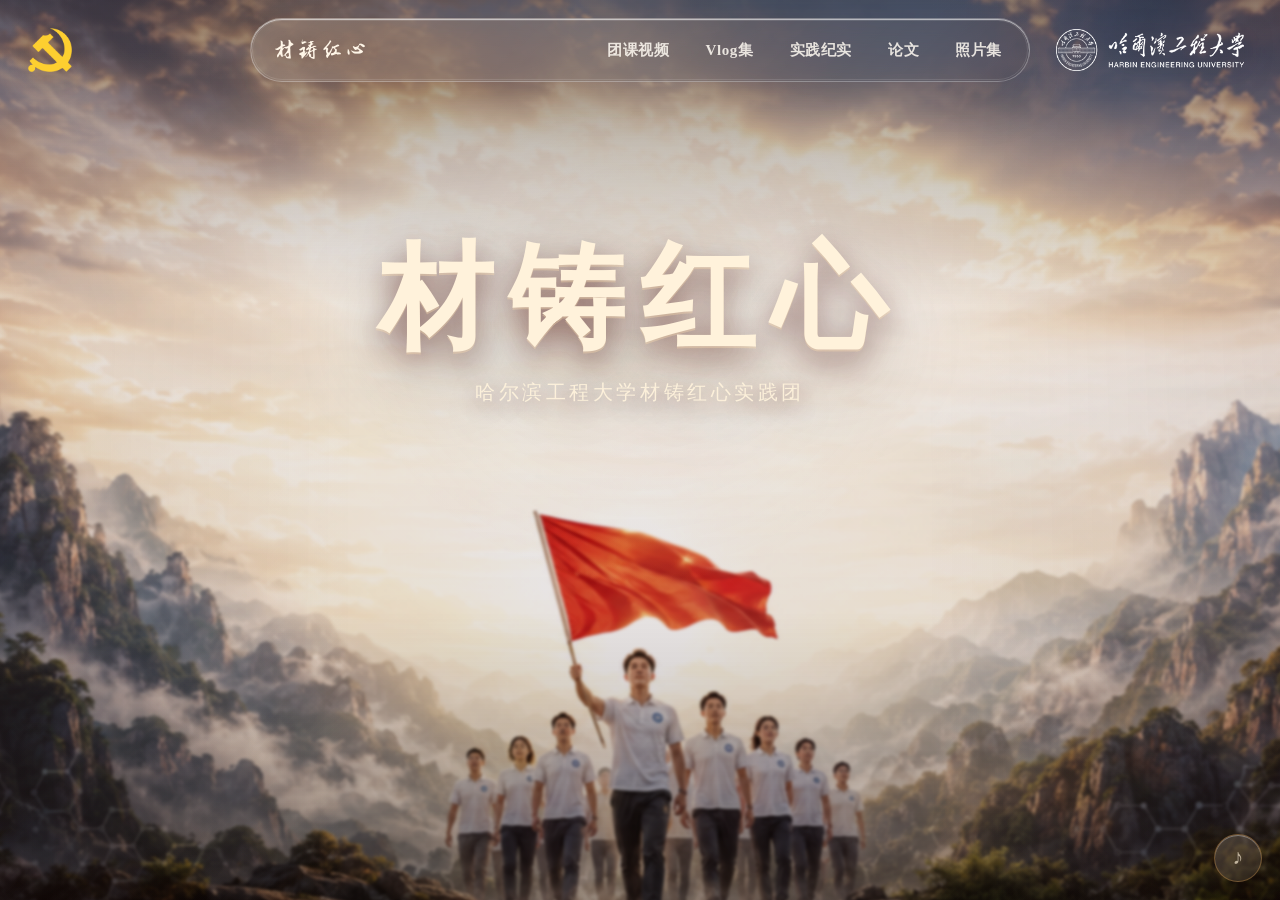
<file: index.html>
<!doctype html>
<html lang="zh-CN">
<head>
  <meta charset="utf-8">
  <meta name="viewport" content="width=device-width, initial-scale=1">
  <meta name="description" content="哈尔滨工程大学材铸红心井冈山实践团主题网站">
  <title>材铸红心</title>
  <link rel="stylesheet" href="assets/css/styles.css">
</head>
<body class="home">
  <header class="site-header" data-open="false">
    <a class="brand-name" href="index.html" aria-label="返回材铸红心首页">材铸红心</a>
    <button class="menu-button" type="button" aria-expanded="false" aria-controls="site-nav">导航</button>
    <nav class="site-nav" id="site-nav" aria-label="主要导航">
      <a class="nav-link" href="course.html" target="content-frame">团课视频</a>
      <a class="nav-link" href="vlog.html" target="content-frame">Vlog集</a>
      <a class="nav-link" href="reflections.html" target="content-frame">实践纪实</a>
      <a class="nav-link" href="paper.html" target="content-frame">论文</a>
      <a class="nav-link" href="gallery.html" target="content-frame">照片集</a>
    </nav>
  </header>

  <div class="home-brandmarks" aria-label="网站联合标识">
    <div class="corner-mark corner-mark--party">
      <img src="assets/brand/cpc-emblem.png" alt="中国共产党党徽">
    </div>
    <div class="corner-mark corner-mark--heu">
      <img src="assets/brand/heu-logo.png" alt="哈尔滨工程大学校徽与校名标识">
    </div>
  </div>

  <main class="hero" aria-labelledby="hero-title">
    <div class="hero-video-stack" aria-hidden="true">
      <video class="hero-video is-active" data-hero-video autoplay muted loop playsinline preload="auto" poster="assets/images/hero-poster.png">
        <source src="assets/video/hero-background.mp4" type="video/mp4">
      </video>
      <video class="hero-video" data-hero-video muted loop playsinline preload="auto">
        <source src="assets/video/hero-background.mp4" type="video/mp4">
      </video>
    </div>
    <div class="hero-title-wrap">
      <h1 class="hero-title" id="hero-title">材铸红心</h1>
      <p class="hero-subtitle">哈尔滨工程大学材铸红心实践团</p>
    </div>
  </main>

  <iframe class="content-frame" name="content-frame" title="材铸红心内容页面" hidden></iframe>

  <audio
    id="background-music"
    src="assets/audio/eternal-crown.mp3"
    autoplay
    loop
    preload="auto"
    aria-hidden="true"
  ></audio>

  <script src="assets/js/site.js"></script>
</body>
</html>
</file>
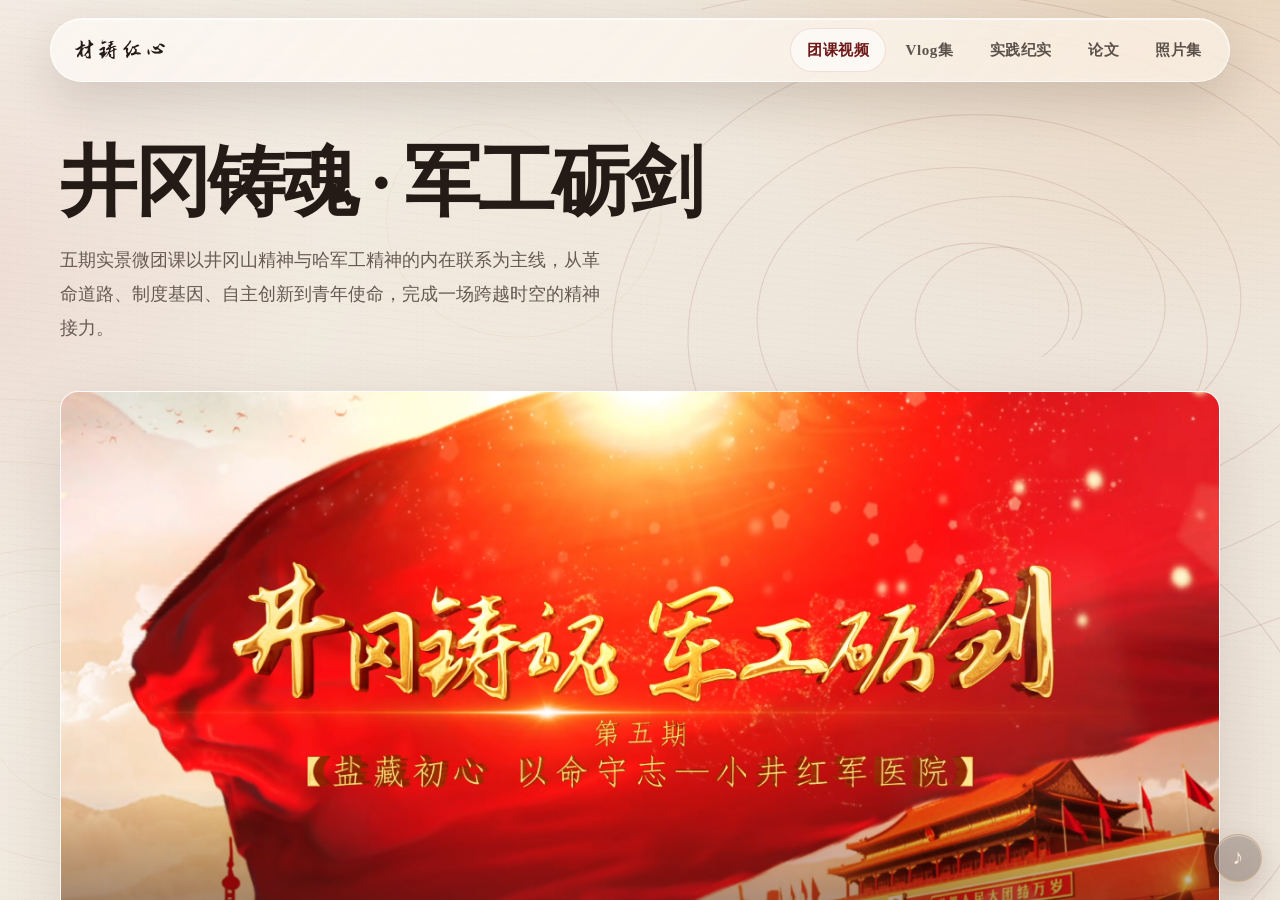
<file: course.html>
<!doctype html>
<html lang="zh-CN">
<head>
  <meta charset="utf-8">
  <meta name="viewport" content="width=device-width, initial-scale=1">
  <meta name="description" content="井冈铸魂·军工砺剑系列微团课课程内容">
  <title>团课视频｜材铸红心</title>
  <link rel="stylesheet" href="assets/css/styles.css">
</head>
<body class="content-page" data-page="course.html">
  <header class="site-header site-header--light" data-open="false">
    <a class="brand-name" href="index.html" aria-label="返回材铸红心首页">材铸红心</a>
    <button class="menu-button" type="button" aria-expanded="false" aria-controls="site-nav">导航</button>
    <nav class="site-nav" id="site-nav" aria-label="主要导航">
      <a class="nav-link" href="course.html" aria-current="page">团课视频</a>
      <a class="nav-link" href="vlog.html">Vlog集</a>
      <a class="nav-link" href="reflections.html">实践纪实</a>
      <a class="nav-link" href="paper.html">论文</a>
      <a class="nav-link" href="gallery.html">照片集</a>
    </nav>
  </header>

  <main class="page-main">
    <header class="page-intro">
      <h1 class="page-title">井冈铸魂 · 军工砺剑</h1>
      <p class="page-lede">五期实景微团课以井冈山精神与哈军工精神的内在联系为主线，从革命道路、制度基因、自主创新到青年使命，完成一场跨越时空的精神接力。</p>
    </header>

    <figure class="course-cover surface">
      <img src="assets/images/course-cover.png" alt="井冈铸魂·军工砺剑第五期团课封面">
      <figcaption>“井冈铸魂 · 军工砺剑”系列微团课</figcaption>
    </figure>

    <section class="course-catalog" aria-labelledby="course-list-title">
      <h2 class="section-heading" id="course-list-title">五期精神脉络</h2>
      <div class="lesson-list">
        <details class="lesson-item" open>
          <summary>
            <span class="lesson-number">01</span>
            <span><span class="lesson-summary-title">两山相望，一脉相承：从井冈山到哈军工的精神接力</span><span class="lesson-location">全国青少年井冈山革命传统教育基地中心广场</span></span>
            <span class="lesson-toggle" aria-hidden="true"></span>
          </summary>
          <div class="lesson-body lesson-body--content">
            <div class="lesson-copy">
              <p>一座是罗霄山脉中的革命摇篮，一座是松花江畔的军工重镇。本课以两座“精神高山”的跨时空对话开篇，说明井冈山精神是源头活水，哈军工精神则是这股力量在新中国国防科技战线上的赓续。</p>
              <p>忠诚、奋斗、创新与团结贯穿两种精神：从“星星之火，可以燎原”的坚定信念，到军工人听党指挥、以身许国；从艰苦斗争、自主探索，到汇聚集体力量攻克国防科技难关，变的是时代战场，不变的是报国初心。</p>
            </div>
            <aside class="lesson-facts" aria-label="第一课要点">
              <div><strong>课程目标</strong><p>确立全系列精神总纲，揭示井冈山精神与哈军工精神的内在同源性。</p></div>
              <div><strong>关键词</strong><p>忠诚 · 奋斗 · 创新 · 团结</p></div>
            </aside>
          </div>
        </details>

        <details class="lesson-item">
          <summary>
            <span class="lesson-number">02</span>
            <span><span class="lesson-summary-title">支部建在连上，班排建在专业：从三湾改编看红色制度基因</span><span class="lesson-location">基地中心教室及走廊</span></span>
            <span class="lesson-toggle" aria-hidden="true"></span>
          </summary>
          <div class="lesson-body lesson-body--content">
            <div class="lesson-copy">
              <p>三湾改编把党支部建在基层作战单位，确保党对军队的绝对领导直达每一名战士，使一支处于低谷的队伍重新凝聚。哈军工建校后把这一制度传统融入专业、学员队和班级，把政治方向贯穿人才培养全过程。</p>
              <p>“又红又专”不是抽象口号：既要坚定对党忠诚、献身国防的政治品格，也要掌握解决实际问题的过硬本领。官兵平等、教学相长与组织关怀，共同构成哈军工红色制度基因的现实表达。</p>
            </div>
            <aside class="lesson-facts" aria-label="第二课要点">
              <div><strong>课程目标</strong><p>理解“党对军队绝对领导”如何从井冈山走进新中国高等军事教育。</p></div>
              <div><strong>关键词</strong><p>党指挥枪 · 支部建设 · 又红又专</p></div>
            </aside>
          </div>
        </details>

        <details class="lesson-item">
          <summary>
            <span class="lesson-number">03</span>
            <span><span class="lesson-summary-title">实事求是，勇闯新路</span><span class="lesson-location">茅坪八角楼</span></span>
            <span class="lesson-toggle" aria-hidden="true"></span>
          </summary>
          <div class="lesson-body lesson-body--content">
            <div class="lesson-copy">
              <p>八角楼的一盏油灯见证了中国共产党人立足中国实际、探索革命道路的思想历程。理论创新并非闭门造车，而是源于走村入户、调查研究，是“不唯书、不唯上、只唯实”的求是作风。</p>
              <p>哈军工建校之初同样不照搬现成模式，在国内基础薄弱、外部封锁重重的条件下首创尖端专业、探索国防科技人才培养体系。两处实践共同说明：唯有从实际出发、敢于走自己的路，才能不断打开新局面。</p>
            </div>
            <aside class="lesson-facts" aria-label="第三课要点">
              <div><strong>核心精神</strong><p>实事求是 · 自主创新 · 勇闯新路</p></div>
              <div><strong>课堂思考</strong><p>面对“卡脖子”难题，青年应如何把求真务实转化为科研行动？</p></div>
            </aside>
          </div>
        </details>

        <details class="lesson-item">
          <summary>
            <span class="lesson-number">04</span>
            <span><span class="lesson-summary-title">盐藏初心，以命守志</span><span class="lesson-location">小井红军医院及小井红军烈士墓</span></span>
            <span class="lesson-toggle" aria-hidden="true"></span>
          </summary>
          <div class="lesson-body lesson-body--content">
            <div class="lesson-copy">
              <p>小井红军医院把井冈山精神具象为分盐救人、军民互助与舍身守密的历史记忆。张子清将珍贵食盐让给重伤战友，群众持续送来草药粮食，百余名伤员面对敌人宁死不屈，共同写下坚定信念与无私奉献。</p>
              <p>这份“舍小我、顾大局”的品格，经陈赓、谢有法、李开湘等前辈融入哈军工办学，又在林俊德等军工科技工作者身上化为扎根戈壁、为国攻坚的长期坚守。</p>
            </div>
            <aside class="lesson-facts" aria-label="第四课要点">
              <div><strong>核心精神</strong><p>坚定信念、无私奉献；胸怀大局、为国献身。</p></div>
              <div><strong>精神追问</strong><p>革命战争年代与国防科研领域的奉献有哪些不同表达？</p></div>
            </aside>
          </div>
        </details>

        <details class="lesson-item">
          <summary>
            <span class="lesson-number">05</span>
            <span><span class="lesson-summary-title">井冈星火，青春接力</span><span class="lesson-location">井冈山火炬广场</span></span>
            <span class="lesson-toggle" aria-hidden="true"></span>
          </summary>
          <div class="lesson-body lesson-body--content">
            <div class="lesson-copy">
              <p>火炬广场是全系列的精神汇合点。井冈山先辈在围困中闯出救国道路，哈军工前辈在技术封锁中从零筑牢国防根基；今天，救国、固防的接力棒传到新时代军工青年手中。</p>
              <p>从水下声呐、极地装备到全海深机器人，哈工程科研工作者在不同赛道延续自主攻关的传统。青年不必直面枪林弹雨，却要以专业所长破解关键技术难题，让井冈星火在强国建设的新征程中继续燃烧。</p>
            </div>
            <aside class="lesson-facts" aria-label="第五课要点">
              <div><strong>核心精神</strong><p>统合奉献、自立、自主的精神脉络，落脚青年报国担当。</p></div>
              <div><strong>行动命题</strong><p>以所学专业为刃，以红色精神为魂，接续新时代使命。</p></div>
            </aside>
          </div>
        </details>
      </div>
    </section>
  </main>
  <footer class="site-footer">哈尔滨工程大学“材铸红心”井冈山实践团</footer>
  <script src="assets/js/site.js"></script>
</body>
</html>
</file>
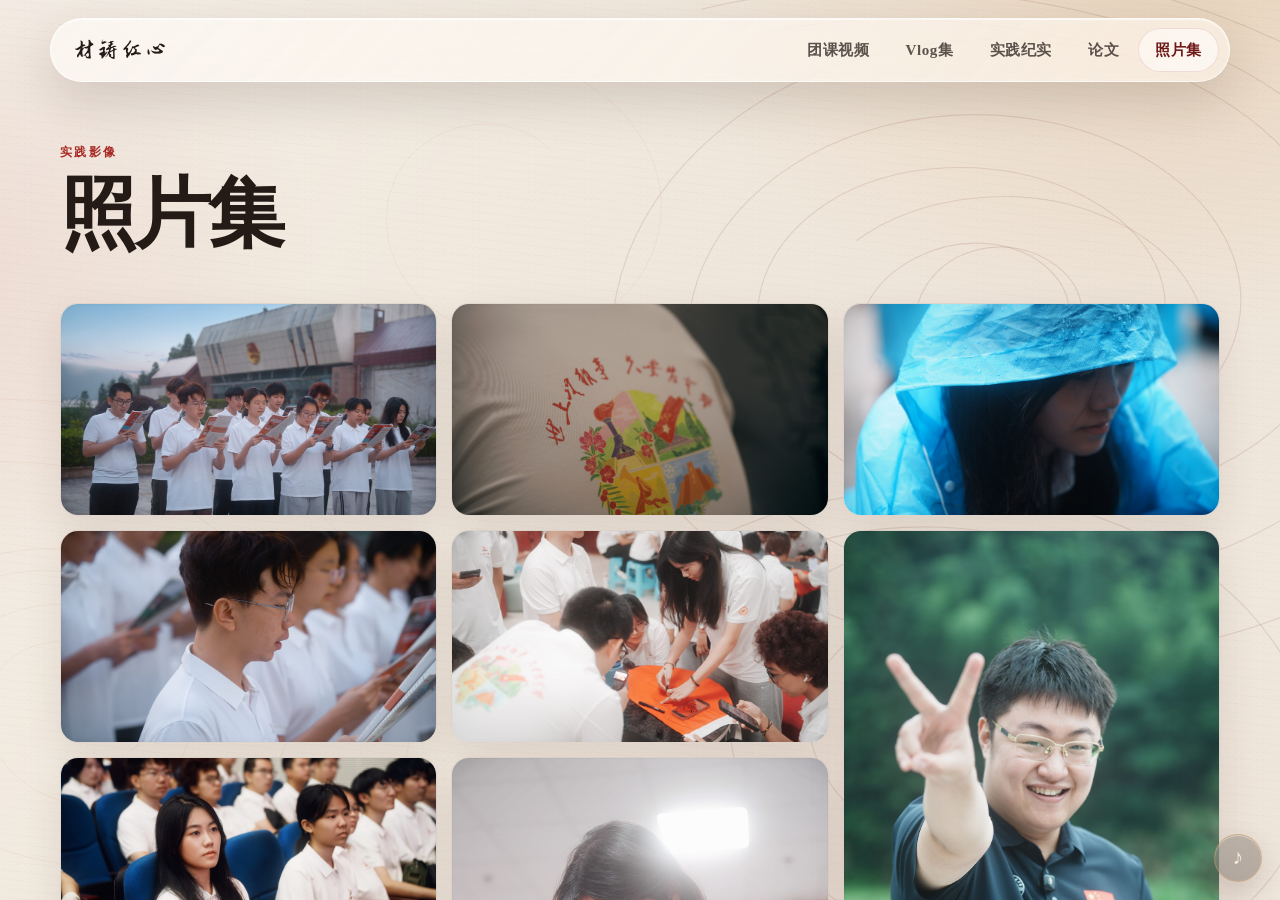
<file: gallery.html>
<!doctype html>
<html lang="zh-CN">
<head>
  <meta charset="utf-8">
  <meta name="viewport" content="width=device-width, initial-scale=1">
  <meta name="description" content="材铸红心实践照片集页面框架">
  <title>照片集｜材铸红心</title>
  <link rel="stylesheet" href="assets/css/styles.css">
</head>
<body class="content-page" data-page="gallery.html">
  <header class="site-header site-header--light" data-open="false">
    <a class="brand-name" href="index.html" aria-label="返回材铸红心首页">材铸红心</a>
    <button class="menu-button" type="button" aria-expanded="false" aria-controls="site-nav">导航</button>
    <nav class="site-nav" id="site-nav" aria-label="主要导航">
      <a class="nav-link" href="course.html">团课视频</a><a class="nav-link" href="vlog.html">Vlog集</a><a class="nav-link" href="reflections.html">实践纪实</a><a class="nav-link" href="paper.html">论文</a><a class="nav-link" href="gallery.html" aria-current="page">照片集</a>
    </nav>
  </header>
  <main class="page-main">
    <header class="page-intro"><p class="page-kicker">实践影像</p><h1 class="page-title">照片集</h1></header>
    <section class="gallery-grid" aria-label="井冈山实践照片集">
      <button class="gallery-item" type="button" data-gallery-src="assets/gallery/a-001.jpg" aria-label="查看井冈山实践照片 01"><img src="assets/gallery/a-001.jpg" width="2000" height="1126" loading="lazy" decoding="async" alt="井冈山实践照片 01"></button>
      <button class="gallery-item" type="button" data-gallery-src="assets/gallery/a-002.jpg" aria-label="查看井冈山实践照片 02"><img src="assets/gallery/a-002.jpg" width="2000" height="1126" loading="lazy" decoding="async" alt="井冈山实践照片 02"></button>
      <button class="gallery-item" type="button" data-gallery-src="assets/gallery/a-003.jpg" aria-label="查看井冈山实践照片 03"><img src="assets/gallery/a-003.jpg" width="2000" height="1125" loading="lazy" decoding="async" alt="井冈山实践照片 03"></button>
      <button class="gallery-item" type="button" data-gallery-src="assets/gallery/a-004.jpg" aria-label="查看井冈山实践照片 04"><img src="assets/gallery/a-004.jpg" width="1125" height="2000" loading="lazy" decoding="async" alt="井冈山实践照片 04"></button>
      <button class="gallery-item" type="button" data-gallery-src="assets/gallery/a-005.jpg" aria-label="查看井冈山实践照片 05"><img src="assets/gallery/a-005.jpg" width="2000" height="1125" loading="lazy" decoding="async" alt="井冈山实践照片 05"></button>
      <button class="gallery-item" type="button" data-gallery-src="assets/gallery/a-006.jpg" aria-label="查看井冈山实践照片 06"><img src="assets/gallery/a-006.jpg" width="2000" height="1125" loading="lazy" decoding="async" alt="井冈山实践照片 06"></button>
      <button class="gallery-item" type="button" data-gallery-src="assets/gallery/a-007.jpg" aria-label="查看井冈山实践照片 07"><img src="assets/gallery/a-007.jpg" width="1126" height="2000" loading="lazy" decoding="async" alt="井冈山实践照片 07"></button>
      <button class="gallery-item" type="button" data-gallery-src="assets/gallery/a-008.jpg" aria-label="查看井冈山实践照片 08"><img src="assets/gallery/a-008.jpg" width="2000" height="1125" loading="lazy" decoding="async" alt="井冈山实践照片 08"></button>
      <button class="gallery-item" type="button" data-gallery-src="assets/gallery/a-009.jpg" aria-label="查看井冈山实践照片 09"><img src="assets/gallery/a-009.jpg" width="1126" height="2000" loading="lazy" decoding="async" alt="井冈山实践照片 09"></button>
      <button class="gallery-item" type="button" data-gallery-src="assets/gallery/a-010.jpg" aria-label="查看井冈山实践照片 10"><img src="assets/gallery/a-010.jpg" width="2000" height="1126" loading="lazy" decoding="async" alt="井冈山实践照片 10"></button>
      <button class="gallery-item" type="button" data-gallery-src="assets/gallery/a-011.jpg" aria-label="查看井冈山实践照片 11"><img src="assets/gallery/a-011.jpg" width="2000" height="1126" loading="lazy" decoding="async" alt="井冈山实践照片 11"></button>
      <button class="gallery-item" type="button" data-gallery-src="assets/gallery/a-012.jpg" aria-label="查看井冈山实践照片 12"><img src="assets/gallery/a-012.jpg" width="2000" height="1125" loading="lazy" decoding="async" alt="井冈山实践照片 12"></button>
      <button class="gallery-item" type="button" data-gallery-src="assets/gallery/a-013.jpg" aria-label="查看井冈山实践照片 13"><img src="assets/gallery/a-013.jpg" width="1125" height="2000" loading="lazy" decoding="async" alt="井冈山实践照片 13"></button>
      <button class="gallery-item" type="button" data-gallery-src="assets/gallery/a-014.jpg" aria-label="查看井冈山实践照片 14"><img src="assets/gallery/a-014.jpg" width="2000" height="1126" loading="lazy" decoding="async" alt="井冈山实践照片 14"></button>
      <button class="gallery-item" type="button" data-gallery-src="assets/gallery/a-015.jpg" aria-label="查看井冈山实践照片 15"><img src="assets/gallery/a-015.jpg" width="2000" height="1125" loading="lazy" decoding="async" alt="井冈山实践照片 15"></button>
      <button class="gallery-item" type="button" data-gallery-src="assets/gallery/a-016.jpg" aria-label="查看井冈山实践照片 16"><img src="assets/gallery/a-016.jpg" width="1125" height="2000" loading="lazy" decoding="async" alt="井冈山实践照片 16"></button>
      <button class="gallery-item" type="button" data-gallery-src="assets/gallery/a-017.jpg" aria-label="查看井冈山实践照片 17"><img src="assets/gallery/a-017.jpg" width="2000" height="1333" loading="lazy" decoding="async" alt="井冈山实践照片 17"></button>
      <button class="gallery-item" type="button" data-gallery-src="assets/gallery/a-018.jpg" aria-label="查看井冈山实践照片 18"><img src="assets/gallery/a-018.jpg" width="2000" height="1125" loading="lazy" decoding="async" alt="井冈山实践照片 18"></button>
      <button class="gallery-item" type="button" data-gallery-src="assets/gallery/a-019.jpg" aria-label="查看井冈山实践照片 19"><img src="assets/gallery/a-019.jpg" width="1125" height="2000" loading="lazy" decoding="async" alt="井冈山实践照片 19"></button>
      <button class="gallery-item" type="button" data-gallery-src="assets/gallery/a-020.jpg" aria-label="查看井冈山实践照片 20"><img src="assets/gallery/a-020.jpg" width="2000" height="1125" loading="lazy" decoding="async" alt="井冈山实践照片 20"></button>
      <button class="gallery-item" type="button" data-gallery-src="assets/gallery/a-021.jpg" aria-label="查看井冈山实践照片 21"><img src="assets/gallery/a-021.jpg" width="2000" height="1125" loading="lazy" decoding="async" alt="井冈山实践照片 21"></button>
      <button class="gallery-item" type="button" data-gallery-src="assets/gallery/a-022.jpg" aria-label="查看井冈山实践照片 22"><img src="assets/gallery/a-022.jpg" width="2000" height="1125" loading="lazy" decoding="async" alt="井冈山实践照片 22"></button>
      <button class="gallery-item" type="button" data-gallery-src="assets/gallery/b-001.jpg" aria-label="查看井冈山实践照片 23"><img src="assets/gallery/b-001.jpg" width="2000" height="1125" loading="lazy" decoding="async" alt="井冈山实践照片 23"></button>
      <button class="gallery-item" type="button" data-gallery-src="assets/gallery/b-002.jpg" aria-label="查看井冈山实践照片 24"><img src="assets/gallery/b-002.jpg" width="2000" height="1125" loading="lazy" decoding="async" alt="井冈山实践照片 24"></button>
      <button class="gallery-item" type="button" data-gallery-src="assets/gallery/b-003.jpg" aria-label="查看井冈山实践照片 25"><img src="assets/gallery/b-003.jpg" width="2000" height="1125" loading="lazy" decoding="async" alt="井冈山实践照片 25"></button>
      <button class="gallery-item" type="button" data-gallery-src="assets/gallery/b-004.jpg" aria-label="查看井冈山实践照片 26"><img src="assets/gallery/b-004.jpg" width="2000" height="1125" loading="lazy" decoding="async" alt="井冈山实践照片 26"></button>
      <button class="gallery-item" type="button" data-gallery-src="assets/gallery/b-005.jpg" aria-label="查看井冈山实践照片 27"><img src="assets/gallery/b-005.jpg" width="2000" height="1125" loading="lazy" decoding="async" alt="井冈山实践照片 27"></button>
      <button class="gallery-item" type="button" data-gallery-src="assets/gallery/b-006.jpg" aria-label="查看井冈山实践照片 28"><img src="assets/gallery/b-006.jpg" width="2000" height="1125" loading="lazy" decoding="async" alt="井冈山实践照片 28"></button>
      <button class="gallery-item" type="button" data-gallery-src="assets/gallery/b-007.jpg" aria-label="查看井冈山实践照片 29"><img src="assets/gallery/b-007.jpg" width="2000" height="961" loading="lazy" decoding="async" alt="井冈山实践照片 29"></button>
      <button class="gallery-item" type="button" data-gallery-src="assets/gallery/b-008.jpg" aria-label="查看井冈山实践照片 30"><img src="assets/gallery/b-008.jpg" width="2000" height="1125" loading="lazy" decoding="async" alt="井冈山实践照片 30"></button>
      <button class="gallery-item" type="button" data-gallery-src="assets/gallery/b-009.jpg" aria-label="查看井冈山实践照片 31"><img src="assets/gallery/b-009.jpg" width="1125" height="2000" loading="lazy" decoding="async" alt="井冈山实践照片 31"></button>
      <button class="gallery-item" type="button" data-gallery-src="assets/gallery/b-010.jpg" aria-label="查看井冈山实践照片 32"><img src="assets/gallery/b-010.jpg" width="2000" height="1125" loading="lazy" decoding="async" alt="井冈山实践照片 32"></button>
      <button class="gallery-item" type="button" data-gallery-src="assets/gallery/b-011.jpg" aria-label="查看井冈山实践照片 33"><img src="assets/gallery/b-011.jpg" width="2000" height="1125" loading="lazy" decoding="async" alt="井冈山实践照片 33"></button>
      <button class="gallery-item" type="button" data-gallery-src="assets/gallery/b-012.jpg" aria-label="查看井冈山实践照片 34"><img src="assets/gallery/b-012.jpg" width="2000" height="1125" loading="lazy" decoding="async" alt="井冈山实践照片 34"></button>
      <button class="gallery-item" type="button" data-gallery-src="assets/gallery/b-013.jpg" aria-label="查看井冈山实践照片 35"><img src="assets/gallery/b-013.jpg" width="1125" height="2000" loading="lazy" decoding="async" alt="井冈山实践照片 35"></button>
      <button class="gallery-item" type="button" data-gallery-src="assets/gallery/b-014.jpg" aria-label="查看井冈山实践照片 36"><img src="assets/gallery/b-014.jpg" width="2000" height="1125" loading="lazy" decoding="async" alt="井冈山实践照片 36"></button>
      <button class="gallery-item" type="button" data-gallery-src="assets/gallery/b-015.jpg" aria-label="查看井冈山实践照片 37"><img src="assets/gallery/b-015.jpg" width="2000" height="1125" loading="lazy" decoding="async" alt="井冈山实践照片 37"></button>
      <button class="gallery-item" type="button" data-gallery-src="assets/gallery/b-016.jpg" aria-label="查看井冈山实践照片 38"><img src="assets/gallery/b-016.jpg" width="2000" height="1125" loading="lazy" decoding="async" alt="井冈山实践照片 38"></button>
      <button class="gallery-item" type="button" data-gallery-src="assets/gallery/b-017.jpg" aria-label="查看井冈山实践照片 39"><img src="assets/gallery/b-017.jpg" width="2000" height="837" loading="lazy" decoding="async" alt="井冈山实践照片 39"></button>
      <button class="gallery-item" type="button" data-gallery-src="assets/gallery/b-018.jpg" aria-label="查看井冈山实践照片 40"><img src="assets/gallery/b-018.jpg" width="2000" height="1118" loading="lazy" decoding="async" alt="井冈山实践照片 40"></button>
      <button class="gallery-item" type="button" data-gallery-src="assets/gallery/b-019.jpg" aria-label="查看井冈山实践照片 41"><img src="assets/gallery/b-019.jpg" width="2000" height="867" loading="lazy" decoding="async" alt="井冈山实践照片 41"></button>
      <button class="gallery-item" type="button" data-gallery-src="assets/gallery/b-020.jpg" aria-label="查看井冈山实践照片 42"><img src="assets/gallery/b-020.jpg" width="2000" height="1125" loading="lazy" decoding="async" alt="井冈山实践照片 42"></button>
      <button class="gallery-item" type="button" data-gallery-src="assets/gallery/b-021.jpg" aria-label="查看井冈山实践照片 43"><img src="assets/gallery/b-021.jpg" width="2000" height="956" loading="lazy" decoding="async" alt="井冈山实践照片 43"></button>
      <button class="gallery-item" type="button" data-gallery-src="assets/gallery/b-022.jpg" aria-label="查看井冈山实践照片 44"><img src="assets/gallery/b-022.jpg" width="2000" height="961" loading="lazy" decoding="async" alt="井冈山实践照片 44"></button>
      <button class="gallery-item" type="button" data-gallery-src="assets/gallery/b-023.jpg" aria-label="查看井冈山实践照片 45"><img src="assets/gallery/b-023.jpg" width="2000" height="903" loading="lazy" decoding="async" alt="井冈山实践照片 45"></button>
    </section>
  </main>
  <footer class="site-footer">哈尔滨工程大学“材铸红心”井冈山实践团</footer>
  <script src="assets/js/site.js"></script>
</body>
</html>
</file>
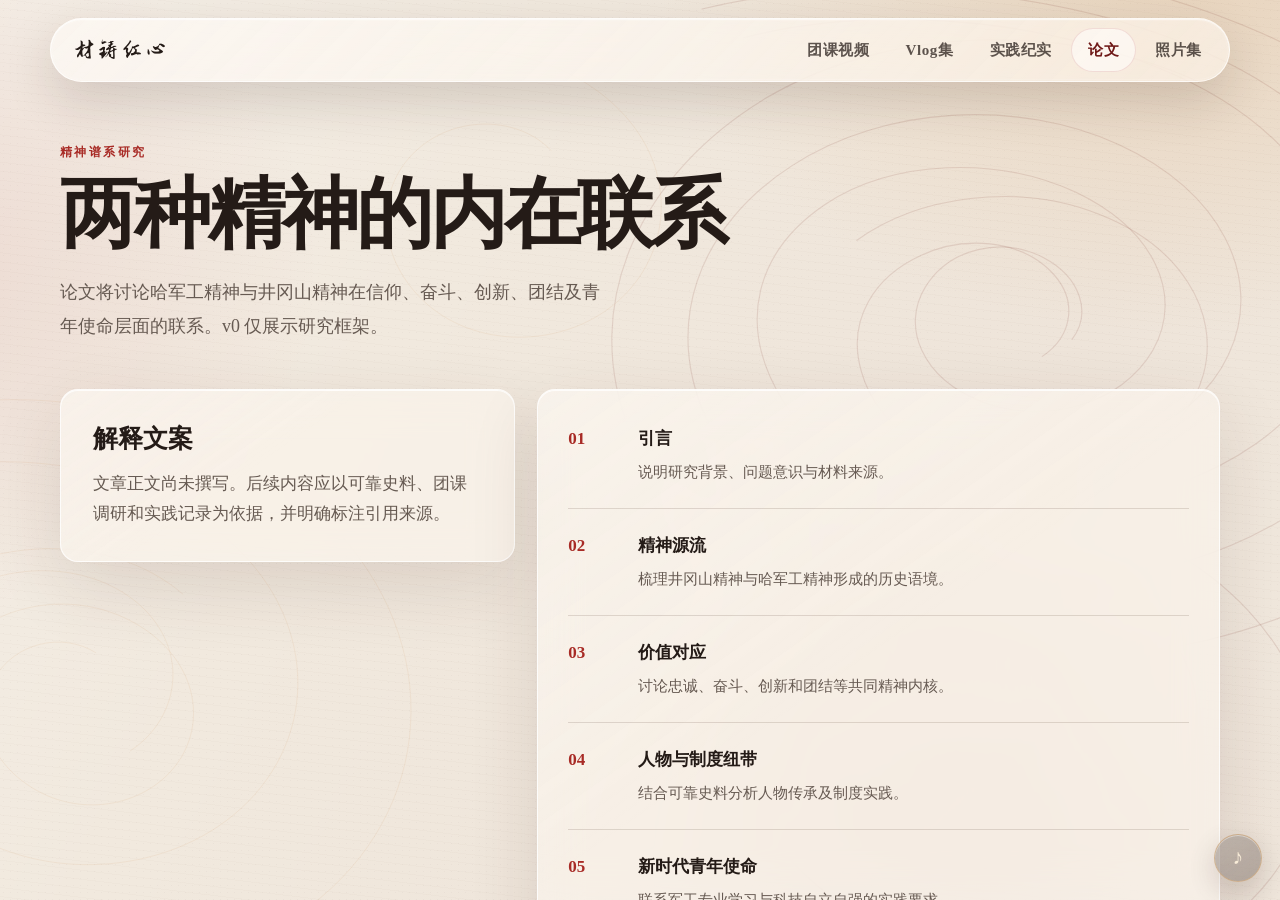
<file: paper.html>
<!doctype html>
<html lang="zh-CN">
<head>
  <meta charset="utf-8">
  <meta name="viewport" content="width=device-width, initial-scale=1">
  <meta name="description" content="哈军工精神与井冈山精神联系论文框架">
  <title>论文｜材铸红心</title>
  <link rel="stylesheet" href="assets/css/styles.css">
</head>
<body class="content-page" data-page="paper.html">
  <header class="site-header site-header--light" data-open="false">
    <a class="brand-name" href="index.html" aria-label="返回材铸红心首页">材铸红心</a>
    <button class="menu-button" type="button" aria-expanded="false" aria-controls="site-nav">导航</button>
    <nav class="site-nav" id="site-nav" aria-label="主要导航">
      <a class="nav-link" href="course.html">团课视频</a><a class="nav-link" href="vlog.html">Vlog集</a><a class="nav-link" href="reflections.html">实践纪实</a><a class="nav-link" href="paper.html" aria-current="page">论文</a><a class="nav-link" href="gallery.html">照片集</a>
    </nav>
  </header>
  <main class="page-main">
    <header class="page-intro"><p class="page-kicker">精神谱系研究</p><h1 class="page-title">两种精神的内在联系</h1><p class="page-lede">论文将讨论哈军工精神与井冈山精神在信仰、奋斗、创新、团结及青年使命层面的联系。v0 仅展示研究框架。</p></header>
    <section class="paper-shell" aria-label="论文结构">
      <article class="surface paper-note"><h2>解释文案</h2><p>文章正文尚未撰写。后续内容应以可靠史料、团课调研和实践记录为依据，并明确标注引用来源。</p></article>
      <div class="surface paper-outline">
        <article class="outline-item"><span class="outline-index">01</span><div><h3>引言</h3><p>说明研究背景、问题意识与材料来源。</p></div></article>
        <article class="outline-item"><span class="outline-index">02</span><div><h3>精神源流</h3><p>梳理井冈山精神与哈军工精神形成的历史语境。</p></div></article>
        <article class="outline-item"><span class="outline-index">03</span><div><h3>价值对应</h3><p>讨论忠诚、奋斗、创新和团结等共同精神内核。</p></div></article>
        <article class="outline-item"><span class="outline-index">04</span><div><h3>人物与制度纽带</h3><p>结合可靠史料分析人物传承及制度实践。</p></div></article>
        <article class="outline-item"><span class="outline-index">05</span><div><h3>新时代青年使命</h3><p>联系军工专业学习与科技自立自强的实践要求。</p></div></article>
        <article class="outline-item"><span class="outline-index">06</span><div><h3>结语</h3><p>总结两种精神的历史连续性与现实意义。</p></div></article>
      </div>
    </section>
  </main>
  <footer class="site-footer">哈尔滨工程大学“材铸红心”井冈山实践团</footer>
  <script src="assets/js/site.js"></script>
</body>
</html>
</file>
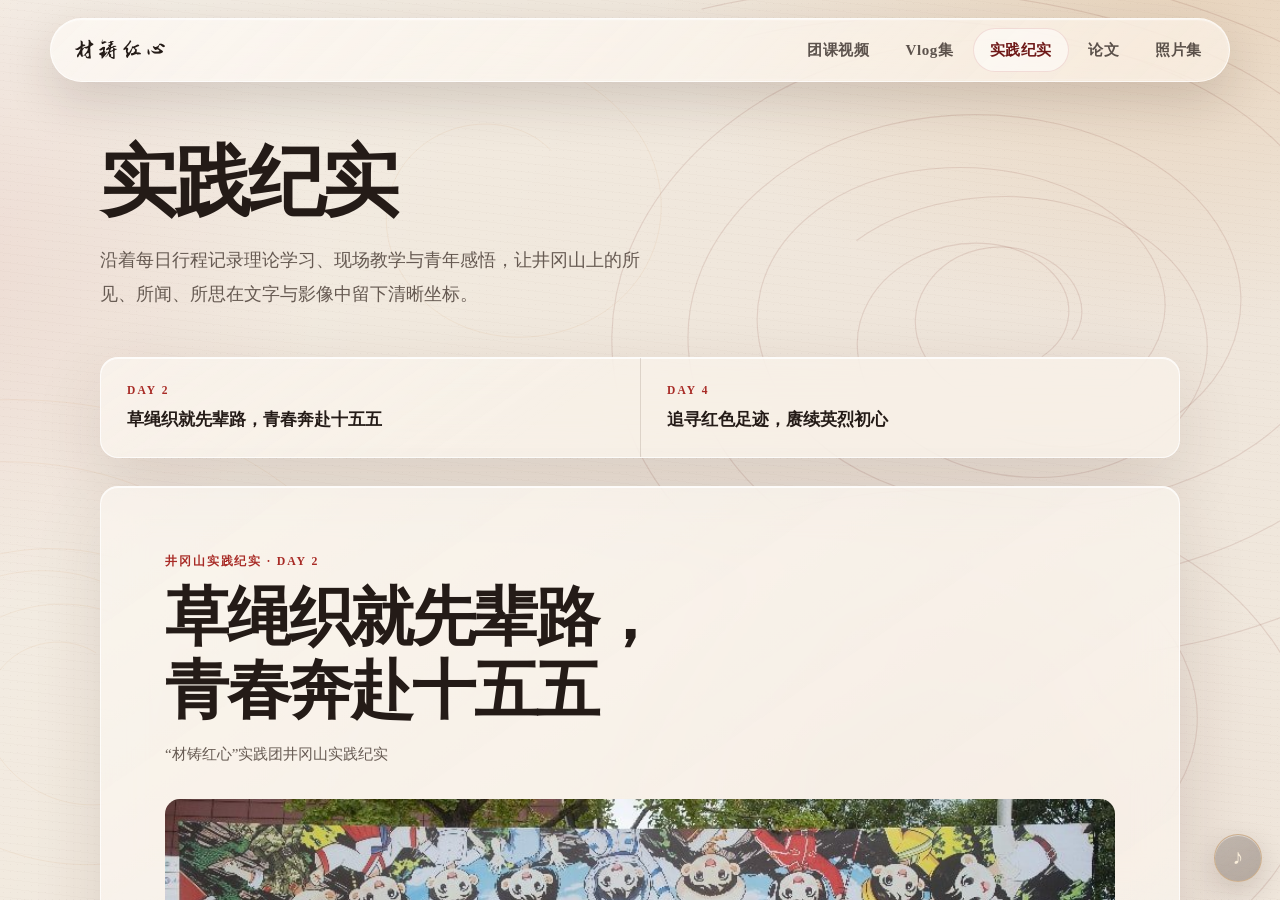
<file: reflections.html>
<!doctype html>
<html lang="zh-CN">
<head>
  <meta charset="utf-8">
  <meta name="viewport" content="width=device-width, initial-scale=1">
  <meta name="description" content="材铸红心实践团井冈山实践纪实">
  <title>实践纪实｜材铸红心</title>
  <link rel="stylesheet" href="assets/css/styles.css">
</head>
<body class="content-page" data-page="reflections.html">
  <header class="site-header site-header--light" data-open="false">
    <a class="brand-name" href="index.html" aria-label="返回材铸红心首页">材铸红心</a>
    <button class="menu-button" type="button" aria-expanded="false" aria-controls="site-nav">导航</button>
    <nav class="site-nav" id="site-nav" aria-label="主要导航">
      <a class="nav-link" href="course.html">团课视频</a>
      <a class="nav-link" href="vlog.html">Vlog集</a>
      <a class="nav-link" href="reflections.html" aria-current="page">实践纪实</a>
      <a class="nav-link" href="paper.html">论文</a>
      <a class="nav-link" href="gallery.html">照片集</a>
    </nav>
  </header>

  <main class="page-main journal-main">
    <header class="page-intro">
      <h1 class="page-title">实践纪实</h1>
      <p class="page-lede">沿着每日行程记录理论学习、现场教学与青年感悟，让井冈山上的所见、所闻、所思在文字与影像中留下清晰坐标。</p>
    </header>

    <nav class="journal-index surface" aria-label="实践纪实文章目录">
      <a href="#day2"><span>DAY 2</span><strong>草绳织就先辈路，青春奔赴十五五</strong></a>
      <a href="#day4"><span>DAY 4</span><strong>追寻红色足迹，赓续英烈初心</strong></a>
    </nav>

    <div class="journal-feed">
      <article class="journal-entry surface" id="day2">
        <header class="journal-header">
          <p class="journal-day">井冈山实践纪实 · DAY 2</p>
          <h2>草绳织就先辈路，青春奔赴十五五</h2>
          <p class="journal-subtitle">“材铸红心”实践团井冈山实践纪实</p>
        </header>

        <figure class="journal-hero">
          <img src="assets/journal/day2/day2-01.jpg" alt="材铸红心实践团在井冈情中国梦主题墙前合影" loading="lazy" decoding="async">
        </figure>

        <div class="journal-content">
          <p class="journal-lead">为深入学习贯彻习近平新时代中国特色社会主义思想，传承红色基因、赓续精神血脉，引导青年学子在学思践悟中坚定理想信念，哈尔滨工程大学材料科学与化学工程学院“材铸红心”实践团赴井冈山参加2026年“井冈情·中国梦”全国大学生暑期社会实践专项行动，深入研学井冈山精神与哈军工精神的内在联系。</p>

          <section>
            <h3>晨间砺行 · 晨读晨训启新</h3>
            <p>清晨朝雾漫山，星火初心不忘。“材铸红心”实践团以例行的晨读拉开了第二天实践学习的序幕。以晨间淬炼唤醒精气神，用文字诵读筑牢红色根基，大家在清爽山间晨光里，提前做好全天理论学习的思想准备。</p>
            <div class="journal-gallery journal-gallery--split">
              <img src="assets/journal/day2/day2-02.jpg" alt="实践团成员参加晨读" loading="lazy" decoding="async">
              <img src="assets/journal/day2/day2-03.jpg" alt="实践团成员在课堂认真学习记录" loading="lazy" decoding="async">
            </div>
          </section>

          <section>
            <h3>理论领航 · 深学“十五五”蓝图</h3>
            <p>上午九时，团中央井冈山中心党委委员、纪委书记高亮老师于一号报告厅带来专题教学《以有为青春奋进“十五五”——党的二十届四中全会精神暨“十五五”规划纲要解读》。</p>
            <p>课堂上，老师立足国家发展大局，清晰梳理二十届四中全会核心要义，细致拆解“十五五”规划纲要中关乎青年成长、科创发展、基层建设的重点内容。结合当代大学生社会实践、专业发展、使命担当展开分享，引导全体学员认清时代发展大势，找准青年奋斗坐标。</p>
            <p>实践团成员们认真记录要点、主动思考提问，深刻意识到青年学子当紧跟国家规划步伐，把个人理想融入国家长远发展，以实干青春书写时代答卷。</p>
            <figure class="journal-wide-image">
              <img src="assets/journal/day2/day2-04.jpg" alt="井冈山精神专题课程现场" loading="lazy" decoding="async">
            </figure>
          </section>

          <section>
            <h3>溯源历史 · 感悟井冈山精神</h3>
            <p>下午二时三十分，一号报告厅内，罗曦老师带来《井冈山斗争与井冈山精神》专题党史课程。</p>
            <p>从秋收起义到井冈山会师，从茅坪八角楼的星火到黄洋界保卫战的凯歌，老师以详实史料、鲜活革命故事，带学员们回顾了井冈山两年零四个月的艰苦斗争历程。围绕“坚定信念、艰苦奋斗，实事求是、敢闯新路，依靠群众、勇于胜利”二十四字井冈山精神深度剖析，还原革命先辈在物资匮乏、强敌环伺环境下坚守信仰、开拓革命道路的动人过往。</p>
            <p>在场成员沉浸式回望峥嵘岁月，真切读懂了井冈山斗争中的青春使命与时代回响，深刻领会跨越百年依旧鲜活的井冈山精神内核。</p>
          </section>

          <section>
            <h3>沉浸式体验 · 手编红军草鞋</h3>
            <p>夜幕降临，晚七时，学员们步入综合楼教室开启沉浸式体验教学，由基地老师和当地草鞋师傅带领全体学员学编红军草鞋。</p>
            <p>老师先讲述草鞋背后的革命故事：当年红军战士身着草鞋踏遍井冈山千山万水，一双简陋草鞋承载着不畏艰难、吃苦耐劳的革命底色。随后由草鞋师傅分步示范草鞋编织手法，手把手指导大家系腰弓、搓草绳、编织鞋面。</p>
            <p>稻草粗糙磨手，反复缠绕编织更是考验耐心，不少同学手上泛红却依旧坚持。“材铸红心”实践团成员陈锦池以“理想信念指引前行道路”为主题发表了自己的心得体会。各位实践团成员通过这次体验教学，深刻领悟了红军步履不停、永在路上的初心传承，在手工实践中完成一次直击内心的红色洗礼。</p>
            <div class="journal-gallery journal-gallery--mosaic">
              <img src="assets/journal/day2/day2-05.jpg" alt="实践团成员编织红军草鞋" loading="lazy" decoding="async">
              <img src="assets/journal/day2/day2-06.jpg" alt="实践团成员分享学习感悟" loading="lazy" decoding="async">
              <img src="assets/journal/day2/day2-07.jpg" alt="草鞋编织体验教学现场" loading="lazy" decoding="async">
              <img src="assets/journal/day2/day2-08.jpg" alt="老师现场指导草鞋编织" loading="lazy" decoding="async">
            </div>
          </section>

          <footer class="journal-closing">
            <h3>当日感悟 · 薪火接续前行</h3>
            <p>一日充实学习，兼具宏观理论与沉浸式红色体验。课堂之上，我们瞭望国家发展；亲手编织之间，我们共情先辈艰辛。</p>
            <p>征途漫漫，惟有奋斗。全体实践团成员将带着今日所学所思，继续红色研学之路，传承井冈星火，践行青年使命。</p>
          </footer>
        </div>
      </article>

      <article class="journal-entry surface" id="day4">
        <header class="journal-header">
          <p class="journal-day">井冈山实践纪实 · DAY 4</p>
          <h2>追寻红色足迹，赓续英烈初心</h2>
          <p class="journal-subtitle">“材铸红心”实践团井冈山实践纪实</p>
        </header>

        <figure class="journal-hero journal-hero--portrait">
          <img src="assets/journal/day4/day4-01.jpg" alt="实践团成员在井冈山革命烈士陵园合影" loading="lazy" decoding="async">
        </figure>

        <div class="journal-content">
          <section>
            <h3>陵园寄思，重温誓词</h3>
            <p>清晨，庄严肃穆的仪式教学在井冈山革命烈士陵园开展。全体学员整齐列队，向革命烈士敬献花圈、默哀鞠躬，跟随老师重温无数英烈扎根井冈、舍生取义的故事。无字丰碑镌刻热血忠魂，山间松柏守护不朽英名，大家驻足凝望，心底满是崇敬与动容。</p>
            <p>追忆峥嵘岁月过后，全体团员高举右拳，郑重重温入团誓词。铿锵有力的誓言回荡在陵园山间，字字千钧、声声入心。誓毕，“材铸红心”实践团成员、材化学院2025级本科生毕馨予说：“重温入团誓词既是对革命先烈的告慰，更是我们新时代青年不忘初心、砥砺前行的庄严承诺。”</p>
            <figure class="journal-wide-image">
              <img src="assets/journal/day4/day4-02.jpg" alt="实践团成员重温入团誓词" loading="lazy" decoding="async">
            </figure>
          </section>

          <section>
            <h3>旧址寻踪，体悟初心</h3>
            <p>踏入大井朱毛旧居，简陋木桌、褪色油灯、粗糙板凳完整保留着革命时期原貌。现场教学以“坚持学习，勇探新路”为核心，讲述先辈在物资匮乏的条件下日夜研讨、摸索中国革命道路的故事。没有优越条件，却从未停下探索救国之路的脚步。</p>
            <p>实践团成员、材化学院2025级本科生白岩说，此行让他读懂了井冈山革命故事深处“实事求是、敢闯新路”的井冈内核。</p>
            <figure class="journal-wide-image">
              <img src="assets/journal/day4/day4-03.jpg" alt="实践团成员在大井朱毛旧居合影" loading="lazy" decoding="async">
            </figure>
          </section>

          <section>
            <h3>红院忆苦，传承风骨</h3>
            <p>小井红军医院是见证革命艰苦奋斗精神的重要红色阵地。展厅内老旧的病床、简易的医疗用具、质朴的生活用品，无声诉说着当年红军缺医少药、自力更生、顽强拼搏的奋斗故事。即便身处绝境、条件艰苦，红军战士与医护人员依旧信念不灭、斗志不减，用坚守书写忠诚，用毅力诠释担当。</p>
            <p>听讲解员说完张子清师长献盐疗伤、切踝取弹，还有曾志同志忍痛舍子投身革命的故事，实践团成员、材化学院2024级本科生王嘉鹏感慨道：“在物资匮乏、生死难料的小井医院，先辈们舍己为人、大公无私，用行动诠释何为信仰，当真令人敬佩！”如今安稳生活来之不易，先辈的赤诚与坚韧，永远鞭策着我们不畏艰难、甘于奉献。</p>
            <figure class="journal-wide-image">
              <img src="assets/journal/day4/day4-04.jpg" alt="小井红军医院现场教学点" loading="lazy" decoding="async">
            </figure>
          </section>

          <section>
            <h3>代代传声，赓续薪火</h3>
            <p>团中央井冈山中心特别开设红色分享课堂，特邀赵镕将军之女赵京娅老师、张蕴钰将军之子张旅天老师莅临现场，为全体实践成员带来真挚的红色访谈。</p>
            <p>两位同志以子女视角，深情回望父辈波澜壮阔的革命生涯，细致讲述老一辈革命家忠于家国、无私奉献、淡泊名利、坚守初心的动人故事。没有宏大的叙事，只有真实的细节、真挚的情感、纯粹的信仰。跨越时空的红色传承，直击人心、催人奋进，让全体学员对家国情怀、初心使命有了更深刻、更真切的理解。</p>
            <p>实践团成员、材化学院2025级本科生肖依伊感慨：“从前在书本中了解革命历史，今天在真实的家风传承中读懂革命信仰。赵镕将军、张蕴钰将军等老一辈共产党人一生许党报国、默默奉献，用一生坚守诠释何为初心、何为担当。”</p>
            <div class="journal-gallery journal-gallery--split">
              <img src="assets/journal/day4/day4-05.jpg" alt="红色分享课堂访谈现场" loading="lazy" decoding="async">
              <img src="assets/journal/day4/day4-06.jpg" alt="井冈山红色主题雕塑" loading="lazy" decoding="async">
            </div>
          </section>

          <footer class="journal-closing">
            <h3>铭记忠魂，青春奋进</h3>
            <p>一寸山河一寸史，一抔热土一忠魂。一日井冈研学，是回望历史的致敬，更是直面未来的成长。领悟了先辈们“献了青春献终生，献了终生献子孙”的奉献精神，更知青年人要走好新时代的长征路，肩负使命、不负韶华，我们一直在路上！</p>
          </footer>
        </div>
      </article>
    </div>
  </main>
  <footer class="site-footer">哈尔滨工程大学“材铸红心”井冈山实践团</footer>
  <script src="assets/js/site.js"></script>
</body>
</html>
</file>
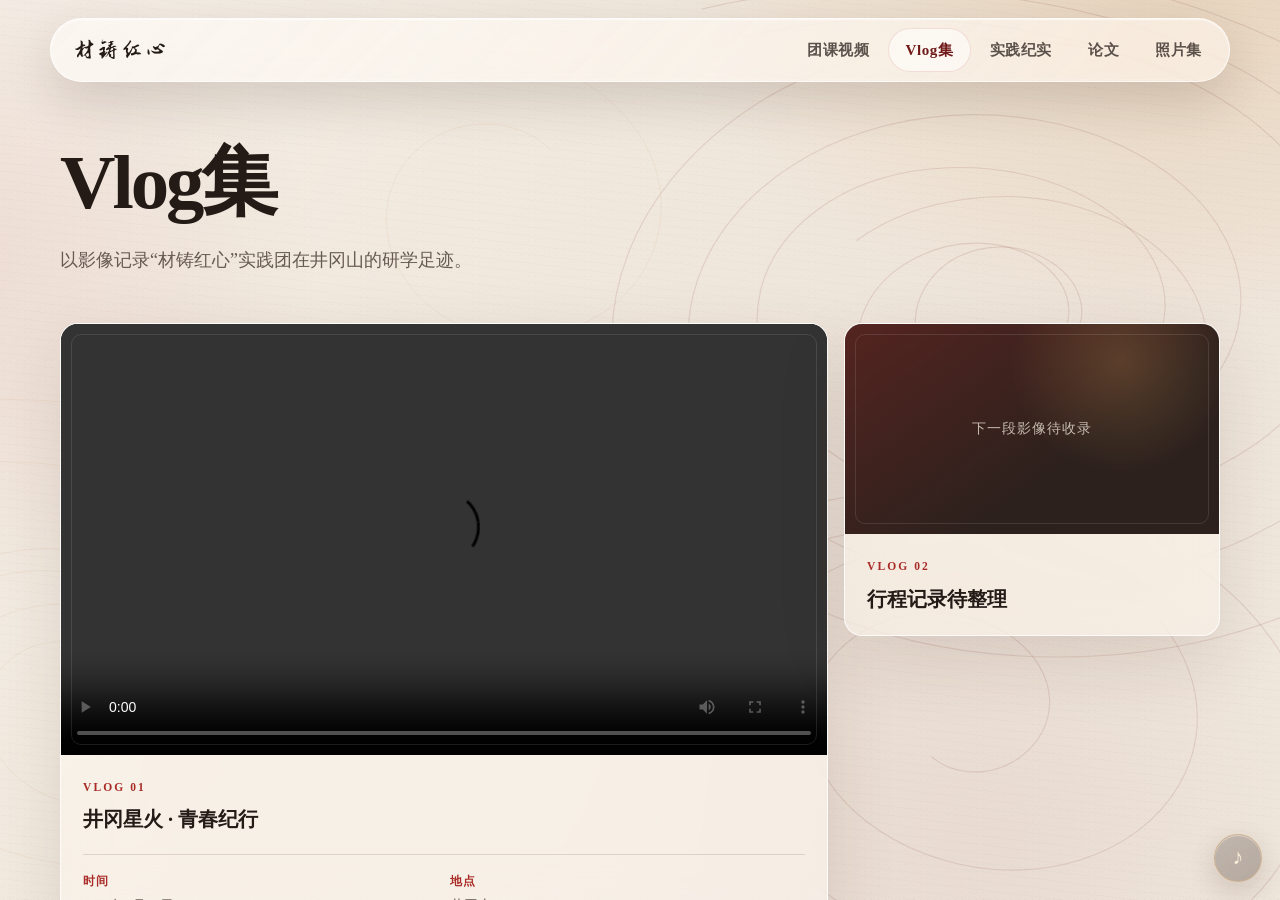
<file: vlog.html>
<!doctype html>
<html lang="zh-CN">
<head>
  <meta charset="utf-8">
  <meta name="viewport" content="width=device-width, initial-scale=1">
  <meta name="description" content="材铸红心实践团井冈山 Vlog 集">
  <title>Vlog集｜材铸红心</title>
  <link rel="stylesheet" href="assets/css/styles.css">
</head>
<body class="content-page" data-page="vlog.html">
  <header class="site-header site-header--light" data-open="false">
    <a class="brand-name" href="index.html" aria-label="返回材铸红心首页">材铸红心</a>
    <button class="menu-button" type="button" aria-expanded="false" aria-controls="site-nav">导航</button>
    <nav class="site-nav" id="site-nav" aria-label="主要导航">
      <a class="nav-link" href="course.html">团课视频</a>
      <a class="nav-link" href="vlog.html" aria-current="page">Vlog集</a>
      <a class="nav-link" href="reflections.html">实践纪实</a>
      <a class="nav-link" href="paper.html">论文</a>
      <a class="nav-link" href="gallery.html">照片集</a>
    </nav>
  </header>

  <main class="page-main">
    <header class="page-intro">
      <h1 class="page-title">Vlog集</h1>
      <p class="page-lede">以影像记录“材铸红心”实践团在井冈山的研学足迹。</p>
    </header>

    <ol class="vlog-grid" aria-label="Vlog 视频目录">
      <li class="surface vlog-card vlog-card--featured">
        <div class="vlog-card-media vlog-card-media--video">
          <video controls playsinline preload="metadata" aria-label="井冈星火·青春纪行 Vlog">
            <source src="assets/video/vlog-2026-08-23-jinggangshan.mp4" type="video/mp4">
            您的浏览器暂不支持播放此视频。
          </video>
        </div>
        <div class="vlog-card-body">
          <p class="vlog-index">VLOG 01</p>
          <h2>井冈星火 · 青春纪行</h2>
          <dl class="vlog-meta">
            <div><dt>时间</dt><dd><time datetime="2026-08-23">2026年8月23日</time></dd></div>
            <div><dt>地点</dt><dd>井冈山</dd></div>
          </dl>
        </div>
      </li>

      <li class="surface vlog-card vlog-card--pending">
        <div class="vlog-card-media"><span>下一段影像待收录</span></div>
        <div class="vlog-card-body"><p class="vlog-index">VLOG 02</p><h2>行程记录待整理</h2></div>
      </li>
      <li class="surface vlog-card vlog-card--pending">
        <div class="vlog-card-media"><span>下一段影像待收录</span></div>
        <div class="vlog-card-body"><p class="vlog-index">VLOG 03</p><h2>行程记录待整理</h2></div>
      </li>
      <li class="surface vlog-card vlog-card--pending">
        <div class="vlog-card-media"><span>下一段影像待收录</span></div>
        <div class="vlog-card-body"><p class="vlog-index">VLOG 04</p><h2>行程记录待整理</h2></div>
      </li>
      <li class="surface vlog-card vlog-card--pending">
        <div class="vlog-card-media"><span>下一段影像待收录</span></div>
        <div class="vlog-card-body"><p class="vlog-index">VLOG 05</p><h2>行程记录待整理</h2></div>
      </li>
      <li class="surface vlog-card vlog-card--pending">
        <div class="vlog-card-media"><span>下一段影像待收录</span></div>
        <div class="vlog-card-body"><p class="vlog-index">VLOG 06</p><h2>行程记录待整理</h2></div>
      </li>
    </ol>
  </main>
  <footer class="site-footer">哈尔滨工程大学“材铸红心”井冈山实践团</footer>
  <script src="assets/js/site.js"></script>
</body>
</html>
</file>
<file: assets/css/styles.css>
@font-face {
  font-family: "CaiZhu Brush";
  src: url("../fonts/LiuJianMaoCao-Regular.ttf") format("truetype");
  font-display: swap;
}

@font-face {
  font-family: "CaiZhu Brush Alt";
  src: url("../fonts/ZhiMangXing-Regular.ttf") format("truetype");
  font-display: swap;
}

:root {
  color-scheme: light;
  --red: #a82b26;
  --red-deep: #6f1918;
  --red-soft: #c45b4f;
  --ink: #241b17;
  --ink-muted: #665a52;
  --paper: #f1e9de;
  --paper-soft: #f7f1e9;
  --gold: #d39a55;
  --line: rgba(82, 55, 43, 0.16);
  --glass-light: rgba(248, 241, 232, 0.68);
  --glass-dark: rgba(30, 22, 18, 0.26);
  --radius-panel: 18px;
  --radius-control: 999px;
  --shadow-panel: 0 24px 70px rgba(68, 35, 27, 0.12);
  --shadow-glass: inset 0 1px 0 rgba(255, 255, 255, 0.58), 0 18px 50px rgba(46, 24, 18, 0.16);
  --ease-out: cubic-bezier(0.16, 1, 0.3, 1);
  --serif: "Noto Serif SC", "Source Han Serif SC", "Songti SC", "STSong", "SimSun", serif;
}

* {
  box-sizing: border-box;
}

html {
  min-width: 320px;
  background: var(--paper);
}

body {
  margin: 0;
  min-width: 320px;
  color: var(--ink);
  background: var(--paper);
  font-family: var(--serif);
  font-size: 17px;
  line-height: 1.75;
  text-rendering: optimizeLegibility;
  -webkit-font-smoothing: antialiased;
}

a {
  color: inherit;
  text-decoration: none;
}

button,
summary {
  font: inherit;
}

:focus-visible {
  outline: 3px solid rgba(168, 43, 38, 0.48);
  outline-offset: 3px;
}

.site-header {
  position: fixed;
  z-index: 40;
  top: 18px;
  left: 50%;
  display: flex;
  width: min(calc(100% - 32px), 1180px);
  min-height: 64px;
  align-items: center;
  justify-content: space-between;
  gap: 20px;
  padding: 8px 10px 8px 22px;
  transform: translateX(-50%);
  border: 1px solid rgba(255, 255, 255, 0.28);
  border-radius: var(--radius-control);
  background:
    linear-gradient(135deg, rgba(255, 255, 255, 0.22), rgba(255, 255, 255, 0.06)),
    var(--glass-dark);
  box-shadow: var(--shadow-glass);
  backdrop-filter: blur(34px) saturate(168%) contrast(1.04);
  -webkit-backdrop-filter: blur(34px) saturate(168%) contrast(1.04);
}

.site-header::before {
  position: absolute;
  inset: 1px;
  z-index: -1;
  border: 1px solid rgba(255, 255, 255, 0.11);
  border-radius: inherit;
  content: "";
  pointer-events: none;
}

.site-header--light {
  border-color: rgba(255, 255, 255, 0.7);
  background:
    linear-gradient(135deg, rgba(255, 255, 255, 0.42), rgba(255, 255, 255, 0.08)),
    var(--glass-light);
  color: var(--ink);
}

.brand-name {
  flex: 0 0 auto;
  font-family: "CaiZhu Brush Alt", "STXingkai", "KaiTi", cursive;
  font-size: 1.55rem;
  line-height: 1;
  letter-spacing: 0.08em;
  white-space: nowrap;
}

.home .brand-name {
  color: #fff6e8;
  text-shadow: 0 2px 18px rgba(40, 10, 6, 0.32);
}

.site-nav {
  display: flex;
  align-items: center;
  gap: 2px;
}

.nav-link {
  display: inline-flex;
  min-height: 44px;
  align-items: center;
  justify-content: center;
  padding: 0 16px;
  border: 1px solid transparent;
  border-radius: var(--radius-control);
  color: rgba(255, 250, 242, 0.86);
  font-size: 0.94rem;
  font-weight: 600;
  letter-spacing: 0.04em;
  white-space: nowrap;
  transition: transform 220ms var(--ease-out), background 220ms ease, border-color 220ms ease, color 220ms ease;
}

.site-header--light .nav-link {
  color: rgba(36, 27, 23, 0.74);
}

.nav-link:hover,
.nav-link[aria-current="page"] {
  border-color: rgba(255, 255, 255, 0.28);
  background: rgba(255, 255, 255, 0.16);
  color: #fffaf2;
}

.site-header--light .nav-link:hover,
.site-header--light .nav-link[aria-current="page"] {
  border-color: rgba(168, 43, 38, 0.13);
  background: rgba(255, 255, 255, 0.52);
  color: var(--red-deep);
}

.nav-link:active,
.menu-button:active {
  transform: translateY(1px) scale(0.98);
}

.menu-button {
  display: none;
  min-width: 64px;
  min-height: 44px;
  border: 1px solid rgba(255, 255, 255, 0.28);
  border-radius: var(--radius-control);
  background: rgba(255, 255, 255, 0.14);
  color: inherit;
  cursor: pointer;
  font-weight: 700;
  transition: transform 180ms var(--ease-out), background 180ms ease;
}

.home {
  min-height: 100dvh;
  overflow: hidden;
  background: #211815;
}

.content-frame {
  position: fixed;
  inset: 0;
  z-index: 50;
  width: 100%;
  height: 100%;
  border: 0;
  background: var(--paper);
}

.content-frame[hidden] {
  display: none;
}

.hero {
  position: relative;
  min-height: 100dvh;
  overflow: hidden;
  isolation: isolate;
}

.hero-video-stack {
  position: absolute;
  inset: 0;
  z-index: -4;
}

.hero-video {
  position: absolute;
  inset: -1.5%;
  width: 103%;
  height: 103%;
  object-fit: cover;
  opacity: 0;
  filter: blur(1.8px) saturate(0.9) contrast(1.02);
  transform: scale(1.015);
  transition: opacity 1400ms ease-in-out;
  will-change: opacity;
}

.hero-video.is-active {
  opacity: 1;
}

.home-brandmarks {
  position: fixed;
  inset: 0;
  z-index: 42;
  pointer-events: none;
}

.corner-mark {
  position: absolute;
  top: 18px;
  display: grid;
  height: 64px;
  place-items: center;
  overflow: visible;
}

.corner-mark--party {
  left: 18px;
  width: 64px;
}

.corner-mark--party img {
  width: 44px;
  height: 44px;
  object-fit: contain;
  filter: drop-shadow(0 5px 14px rgba(42, 14, 8, 0.42));
}

.corner-mark--heu {
  right: 18px;
  width: 224px;
  padding-inline: 18px;
}

.corner-mark--heu img {
  display: block;
  width: 188px;
  height: auto;
  filter: drop-shadow(0 4px 14px rgba(34, 12, 8, 0.5));
}

@media (min-width: 1201px) {
  .home .site-header {
    width: min(calc(100% - 500px), 920px);
  }
}

@media (max-width: 1200px) {
  .home .corner-mark {
    top: 96px;
  }
}

.hero::before {
  position: absolute;
  inset: 0;
  z-index: -3;
  background:
    linear-gradient(180deg, rgba(27, 16, 13, 0.42) 0%, rgba(35, 18, 15, 0.07) 34%, rgba(58, 25, 20, 0.12) 68%, rgba(29, 17, 13, 0.36) 100%),
    radial-gradient(circle at 50% 32%, rgba(245, 190, 108, 0.09), transparent 34%);
  content: "";
}

.hero::after {
  position: absolute;
  inset: 0;
  z-index: -2;
  background-image: linear-gradient(90deg, rgba(83, 24, 17, 0.08), transparent 28%, transparent 72%, rgba(83, 24, 17, 0.08));
  content: "";
  pointer-events: none;
}

.hero-title-wrap {
  position: absolute;
  top: 36%;
  left: 50%;
  width: min(92vw, 1200px);
  transform: translate(-50%, -50%);
  text-align: center;
}

.hero-title {
  margin: 0;
  color: #fff2db;
  font-family: "华文宋体", "STSong", "Noto Serif SC", "Source Han Serif SC", serif;
  font-size: clamp(4.8rem, 9vw, 9.6rem);
  font-weight: 700;
  line-height: 1;
  letter-spacing: 0.14em;
  text-shadow:
    0 2px 0 rgba(255, 224, 175, 0.34),
    0 12px 30px rgba(74, 16, 12, 0.5),
    0 34px 90px rgba(34, 12, 8, 0.28);
}

.hero-subtitle {
  margin: 22px 0 0;
  color: rgba(255, 242, 219, 0.92);
  font-family: "华文宋体", "STSong", "Noto Serif SC", "Source Han Serif SC", serif;
  font-size: clamp(0.95rem, 1.55vw, 1.45rem);
  font-weight: 400;
  line-height: 1.5;
  letter-spacing: 0.18em;
  text-shadow:
    0 6px 22px rgba(74, 16, 12, 0.58),
    0 18px 48px rgba(34, 12, 8, 0.3);
  text-wrap: pretty;
}

.music-toggle {
  position: fixed;
  right: 18px;
  bottom: 18px;
  z-index: 60;
  display: grid;
  width: 48px;
  height: 48px;
  padding: 0;
  place-items: center;
  border: 1px solid rgba(255, 255, 255, 0.38);
  border-radius: 50%;
  background:
    linear-gradient(145deg, rgba(255, 255, 255, 0.24), rgba(255, 255, 255, 0.07)),
    rgba(43, 28, 22, 0.46);
  color: #fff2db;
  box-shadow: inset 0 1px 0 rgba(255, 255, 255, 0.5), 0 10px 30px rgba(42, 18, 12, 0.24);
  backdrop-filter: blur(22px) saturate(150%);
  -webkit-backdrop-filter: blur(22px) saturate(150%);
  cursor: pointer;
  transition: transform 200ms var(--ease-out), background 200ms ease, opacity 200ms ease;
}

.music-toggle:hover {
  background:
    linear-gradient(145deg, rgba(255, 255, 255, 0.32), rgba(255, 255, 255, 0.1)),
    rgba(83, 31, 24, 0.52);
  transform: translateY(-2px);
}

.music-toggle:active {
  transform: translateY(0) scale(0.96);
}

.music-toggle[data-playing="false"] {
  opacity: 0.7;
}

.music-toggle[data-blocked="true"] {
  border-color: rgba(211, 154, 85, 0.55);
}

.music-note {
  display: block;
  font-family: Georgia, "Times New Roman", serif;
  font-size: 1.35rem;
  font-weight: 700;
  line-height: 1;
  transform-origin: 50% 52%;
}

.content-page {
  position: relative;
  min-height: 100dvh;
  isolation: isolate;
  background:
    radial-gradient(ellipse 48rem 34rem at 92% -4%, rgba(211, 154, 85, 0.22), transparent 68%),
    radial-gradient(ellipse 38rem 31rem at -8% 30%, rgba(168, 43, 38, 0.1), transparent 70%),
    radial-gradient(ellipse 34rem 28rem at 78% 94%, rgba(111, 25, 24, 0.055), transparent 72%),
    linear-gradient(118deg, rgba(255, 255, 255, 0.26), transparent 32%, rgba(111, 25, 24, 0.025) 72%, transparent),
    var(--paper);
  background-attachment: fixed;
}

.content-page::before {
  position: fixed;
  inset: 0;
  z-index: -2;
  opacity: 0.62;
  background-image:
    repeating-linear-gradient(7deg, transparent 0 3px, rgba(73, 48, 37, 0.018) 3px 4px, transparent 4px 9px),
    repeating-linear-gradient(94deg, transparent 0 10px, rgba(255, 255, 255, 0.13) 10px 11px, transparent 11px 19px),
    radial-gradient(circle, rgba(72, 47, 35, 0.055) 0 0.65px, transparent 0.8px);
  background-size: auto, auto, 7px 7px;
  content: "";
  mix-blend-mode: multiply;
  pointer-events: none;
}

.content-page::after {
  position: fixed;
  inset: 0;
  z-index: -1;
  opacity: 0.72;
  background-image: url("../images/topographic-contours.svg");
  background-repeat: no-repeat;
  background-position: center top;
  background-size: cover;
  content: "";
  mix-blend-mode: multiply;
  pointer-events: none;
}

.page-main {
  width: min(calc(100% - 40px), 1160px);
  margin: 0 auto;
  padding: 142px 0 84px;
}

.page-intro {
  max-width: 780px;
  margin-bottom: 46px;
}

.page-kicker {
  margin: 0 0 10px;
  color: var(--red);
  font-size: 0.78rem;
  font-weight: 800;
  letter-spacing: 0.2em;
}

.page-title {
  margin: 0;
  font-size: clamp(2.8rem, 6vw, 5.5rem);
  font-weight: 700;
  line-height: 1.08;
  letter-spacing: -0.04em;
  text-wrap: balance;
}

.page-lede {
  max-width: 62ch;
  margin: 18px 0 0;
  color: var(--ink-muted);
  font-size: clamp(1rem, 1.4vw, 1.16rem);
  line-height: 1.9;
  text-wrap: pretty;
}

.surface {
  border: 1px solid rgba(255, 255, 255, 0.76);
  border-radius: var(--radius-panel);
  background:
    linear-gradient(145deg, rgba(255, 255, 255, 0.16), transparent 44%),
    rgba(249, 244, 237, 0.7);
  box-shadow: var(--shadow-panel), inset 0 1px 0 rgba(255, 255, 255, 0.78);
  backdrop-filter: blur(20px) saturate(130%);
  -webkit-backdrop-filter: blur(20px) saturate(130%);
}

.section-heading {
  margin: 0 0 20px;
  font-size: clamp(1.45rem, 2.8vw, 2.25rem);
  line-height: 1.25;
}

.course-cover {
  position: relative;
  margin: 0 0 52px;
  overflow: hidden;
}

.course-cover::after {
  position: absolute;
  inset: auto 0 0;
  height: 34%;
  background: linear-gradient(transparent, rgba(49, 16, 11, 0.72));
  content: "";
  pointer-events: none;
}

.course-cover img {
  display: block;
  width: 100%;
  height: auto;
}

.course-cover figcaption {
  position: absolute;
  right: clamp(18px, 4vw, 40px);
  bottom: clamp(16px, 3vw, 30px);
  z-index: 1;
  color: rgba(255, 244, 220, 0.92);
  font-size: clamp(0.82rem, 1.4vw, 1rem);
  font-weight: 700;
  letter-spacing: 0.12em;
  text-shadow: 0 5px 20px rgba(45, 12, 8, 0.5);
}

.course-catalog {
  scroll-margin-top: 112px;
}

.lesson-list {
  display: grid;
  gap: 12px;
}

.lesson-item {
  overflow: hidden;
  border: 1px solid var(--line);
  border-radius: var(--radius-panel);
  background: rgba(250, 246, 240, 0.66);
  transition: border-color 220ms ease, box-shadow 220ms ease, background 220ms ease;
}

.lesson-item[open] {
  border-color: rgba(168, 43, 38, 0.24);
  background: rgba(251, 247, 241, 0.91);
  box-shadow: 0 18px 52px rgba(82, 42, 31, 0.09);
}

.lesson-item summary {
  position: relative;
  display: grid;
  grid-template-columns: 58px minmax(0, 1fr) auto;
  gap: 18px;
  align-items: center;
  min-height: 84px;
  padding: 14px 22px;
  cursor: pointer;
  list-style: none;
}

.lesson-item summary::-webkit-details-marker {
  display: none;
}

.lesson-number {
  color: var(--red);
  font-size: 1.35rem;
  font-weight: 700;
  font-variant-numeric: tabular-nums;
}

.lesson-summary-title {
  display: block;
  font-size: 1.06rem;
  font-weight: 700;
  line-height: 1.45;
  text-wrap: pretty;
}

.lesson-location {
  display: block;
  margin-top: 4px;
  color: var(--ink-muted);
  font-size: 0.84rem;
}

.lesson-toggle::before {
  color: var(--ink-muted);
  content: "展开";
  font-size: 0.82rem;
  font-weight: 700;
}

.lesson-item[open] .lesson-toggle::before {
  color: var(--red);
  content: "收起";
}

.lesson-body {
  display: grid;
  grid-template-columns: minmax(0, 1.4fr) minmax(260px, 0.75fr);
  gap: 18px;
  padding: 0 22px 22px 98px;
}

.media-placeholder {
  position: relative;
  display: grid;
  min-height: 320px;
  place-items: center;
  overflow: hidden;
  border: 1px solid rgba(255, 255, 255, 0.1);
  border-radius: 14px;
  background:
    linear-gradient(135deg, rgba(168, 43, 38, 0.24), transparent 55%),
    #2d211d;
  color: rgba(255, 246, 232, 0.84);
  text-align: center;
}

.media-placeholder::after {
  position: absolute;
  inset: 10px;
  border: 1px solid rgba(255, 255, 255, 0.1);
  border-radius: 10px;
  content: "";
}

.placeholder-copy {
  position: relative;
  z-index: 1;
  max-width: 24ch;
  padding: 28px;
}

.placeholder-copy strong {
  display: block;
  margin-bottom: 5px;
  color: #fff5e5;
  font-size: 1.2rem;
}

.placeholder-copy span {
  color: rgba(255, 246, 232, 0.64);
  font-size: 0.88rem;
}

.copy-slots {
  display: grid;
  gap: 12px;
}

.copy-slot {
  padding: 18px;
  border: 1px solid var(--line);
  border-radius: 14px;
  background: rgba(255, 255, 255, 0.34);
}

.copy-slot strong {
  display: block;
  margin-bottom: 6px;
  color: var(--red-deep);
  font-size: 0.96rem;
}

.copy-slot p {
  margin: 0;
  color: var(--ink-muted);
  font-size: 0.9rem;
  line-height: 1.65;
}

.lesson-body--content {
  grid-template-columns: minmax(0, 1.5fr) minmax(240px, 0.65fr);
  align-items: start;
}

.lesson-copy {
  max-width: 72ch;
}

.lesson-copy p {
  margin: 0;
  color: var(--ink-muted);
  line-height: 1.9;
}

.lesson-copy p + p {
  margin-top: 14px;
}

.lesson-facts {
  display: grid;
  gap: 16px;
}

.lesson-facts div {
  padding-top: 14px;
  border-top: 1px solid var(--line);
}

.lesson-facts strong {
  display: block;
  margin-bottom: 6px;
  color: var(--red-deep);
  font-size: 0.84rem;
  letter-spacing: 0.08em;
}

.lesson-facts p {
  margin: 0;
  color: var(--ink-muted);
  font-size: 0.9rem;
  line-height: 1.7;
}

.feature-stage {
  padding: clamp(20px, 4vw, 40px);
}

.vlog-grid {
  display: grid;
  grid-template-columns: repeat(3, minmax(0, 1fr));
  gap: 16px;
  margin: 0;
  padding: 0;
  list-style: none;
}

.vlog-card {
  align-self: start;
  overflow: hidden;
  transition: transform 260ms var(--ease-out), box-shadow 260ms ease, border-color 260ms ease;
}

.vlog-card:hover {
  border-color: rgba(168, 43, 38, 0.2);
  box-shadow: 0 28px 78px rgba(68, 35, 27, 0.16), inset 0 1px 0 rgba(255, 255, 255, 0.82);
  transform: translateY(-4px);
}

.vlog-card--featured {
  grid-column: span 2;
}

.vlog-card-media {
  position: relative;
  display: grid;
  aspect-ratio: 16 / 9;
  place-items: center;
  overflow: hidden;
  background:
    radial-gradient(circle at 74% 18%, rgba(211, 154, 85, 0.24), transparent 34%),
    linear-gradient(145deg, rgba(168, 43, 38, 0.32), transparent 62%),
    #2d211d;
  color: rgba(255, 246, 232, 0.7);
}

.vlog-card-media::after {
  position: absolute;
  inset: 10px;
  border: 1px solid rgba(255, 255, 255, 0.11);
  border-radius: 10px;
  content: "";
}

.vlog-card-media span {
  position: relative;
  z-index: 1;
  font-size: 0.86rem;
  letter-spacing: 0.08em;
}

.vlog-card-media--video {
  background: #171210;
}

.vlog-card-media--video video {
  position: relative;
  z-index: 1;
  display: block;
  width: 100%;
  height: 100%;
  object-fit: contain;
}

.vlog-card-media--video::after {
  z-index: 2;
  pointer-events: none;
}

.vlog-card--pending {
  background: rgba(249, 244, 237, 0.54);
}

.vlog-card-body {
  padding: 22px;
}

.vlog-index {
  margin: 0 0 8px;
  color: var(--red);
  font-size: 0.72rem;
  font-weight: 800;
  letter-spacing: 0.18em;
}

.vlog-card h2 {
  margin: 0;
  font-size: 1.28rem;
  line-height: 1.4;
}

.vlog-meta {
  display: grid;
  grid-template-columns: 1fr 1fr;
  gap: 12px;
  margin: 20px 0 0;
  padding-top: 16px;
  border-top: 1px solid var(--line);
}

.vlog-meta div {
  min-width: 0;
}

.vlog-meta dt {
  margin-bottom: 2px;
  color: var(--red);
  font-size: 0.72rem;
  font-weight: 700;
  letter-spacing: 0.1em;
}

.vlog-meta dd {
  margin: 0;
  color: var(--ink-muted);
  font-size: 0.88rem;
}

.empty-state {
  display: grid;
  min-height: 360px;
  place-items: center;
  padding: 44px;
  text-align: center;
}

.empty-state-inner {
  max-width: 560px;
}

.empty-state h2 {
  margin: 0 0 12px;
  font-size: clamp(1.7rem, 4vw, 2.8rem);
}

.empty-state p {
  margin: 0;
  color: var(--ink-muted);
}

.format-row {
  display: grid;
  grid-template-columns: repeat(4, minmax(0, 1fr));
  gap: 10px;
  margin-top: 28px;
}

.format-item {
  padding: 14px 10px;
  border: 1px solid var(--line);
  border-radius: 12px;
  background: rgba(255, 255, 255, 0.34);
  color: var(--red-deep);
  font-size: 0.9rem;
  font-weight: 700;
}

.journal-main {
  width: min(calc(100% - 40px), 1080px);
}

.journal-index {
  display: grid;
  grid-template-columns: repeat(2, minmax(0, 1fr));
  margin-bottom: 28px;
  overflow: hidden;
}

.journal-index a {
  display: grid;
  gap: 5px;
  min-width: 0;
  padding: 22px 26px;
  transition: background 220ms ease, color 220ms ease;
}

.journal-index a + a {
  border-left: 1px solid var(--line);
}

.journal-index a:hover {
  background: rgba(255, 255, 255, 0.42);
  color: var(--red-deep);
}

.journal-index span {
  color: var(--red);
  font-size: 0.72rem;
  font-weight: 800;
  letter-spacing: 0.18em;
}

.journal-index strong {
  overflow: hidden;
  text-overflow: ellipsis;
  white-space: nowrap;
}

.journal-feed {
  display: grid;
  gap: 30px;
}

.journal-entry {
  padding: clamp(26px, 5vw, 64px);
  scroll-margin-top: 112px;
}

.journal-header {
  max-width: 820px;
}

.journal-day {
  margin: 0 0 10px;
  color: var(--red);
  font-size: 0.74rem;
  font-weight: 800;
  letter-spacing: 0.16em;
}

.journal-header h2 {
  margin: 0;
  font-size: clamp(2rem, 5vw, 4.3rem);
  line-height: 1.14;
  letter-spacing: -0.035em;
  text-wrap: balance;
}

.journal-subtitle {
  margin: 13px 0 0;
  color: var(--ink-muted);
  font-size: 0.94rem;
}

.journal-hero,
.journal-wide-image {
  margin: 32px 0 0;
  overflow: hidden;
  border-radius: 15px;
  background: rgba(71, 45, 34, 0.08);
}

.journal-hero img,
.journal-wide-image img {
  display: block;
  width: 100%;
  height: auto;
}

.journal-hero img {
  max-height: 640px;
  object-fit: cover;
}

.journal-hero--portrait img {
  max-height: 720px;
  object-position: center 42%;
}

.journal-content {
  max-width: 760px;
  margin: 42px auto 0;
}

.journal-content p {
  margin: 0;
  color: var(--ink-muted);
  font-size: 1.03rem;
  line-height: 1.95;
  text-align: justify;
  text-wrap: pretty;
}

.journal-content p + p {
  margin-top: 14px;
}

.journal-lead {
  color: var(--ink) !important;
  font-size: clamp(1.06rem, 1.6vw, 1.18rem) !important;
  line-height: 2 !important;
}

.journal-content section,
.journal-closing {
  margin-top: 58px;
}

.journal-content h3 {
  margin: 0 0 16px;
  color: var(--ink);
  font-size: clamp(1.35rem, 2.5vw, 1.8rem);
  line-height: 1.35;
}

.journal-gallery {
  display: grid;
  gap: 12px;
  margin-top: 26px;
}

.journal-gallery--split,
.journal-gallery--mosaic {
  grid-template-columns: repeat(2, minmax(0, 1fr));
}

.journal-gallery img {
  display: block;
  width: 100%;
  height: 100%;
  min-height: 230px;
  max-height: 440px;
  border-radius: 13px;
  object-fit: cover;
}

.journal-gallery--mosaic img:nth-child(1),
.journal-gallery--mosaic img:nth-child(2) {
  aspect-ratio: 4 / 5;
}

.journal-gallery--mosaic img:nth-child(3),
.journal-gallery--mosaic img:nth-child(4) {
  aspect-ratio: 4 / 3;
}

.journal-closing {
  padding-top: 30px;
  border-top: 1px solid var(--line);
}

.paper-shell {
  display: grid;
  grid-template-columns: minmax(0, 0.8fr) minmax(0, 1.2fr);
  gap: 22px;
}

.paper-note {
  align-self: start;
  padding: 32px;
}

.paper-note h2 {
  margin: 0 0 14px;
  font-size: 1.55rem;
  line-height: 1.35;
}

.paper-note p {
  margin: 0;
  color: var(--ink-muted);
}

.paper-outline {
  padding: 12px 30px;
}

.outline-item {
  display: grid;
  grid-template-columns: 54px minmax(0, 1fr);
  gap: 16px;
  padding: 22px 0;
  border-bottom: 1px solid var(--line);
}

.outline-item:last-child {
  border-bottom: 0;
}

.outline-index {
  color: var(--red);
  font-weight: 700;
}

.outline-item h3 {
  margin: 0 0 6px;
  font-size: 1.08rem;
}

.outline-item p {
  margin: 0;
  color: var(--ink-muted);
  font-size: 0.92rem;
}

.gallery-grid {
  column-count: 3;
  column-gap: 14px;
}

.gallery-item {
  position: relative;
  display: block;
  width: 100%;
  margin: 0 0 14px;
  padding: 0;
  overflow: hidden;
  break-inside: avoid;
  border: 1px solid rgba(92, 56, 42, 0.14);
  border-radius: var(--radius-panel);
  background: rgba(255, 255, 255, 0.34);
  box-shadow: 0 14px 38px rgba(68, 35, 27, 0.1);
  cursor: zoom-in;
}

.gallery-item img {
  display: block;
  width: 100%;
  height: auto;
  transition: transform 420ms var(--ease-out), filter 300ms ease;
}

.gallery-item:hover img {
  filter: saturate(1.04) contrast(1.02);
  transform: scale(1.018);
}

.gallery-lightbox {
  width: 100vw;
  max-width: none;
  height: 100dvh;
  max-height: none;
  margin: 0;
  padding: clamp(54px, 7vw, 86px) clamp(18px, 5vw, 72px) clamp(18px, 5vw, 56px);
  overflow: hidden;
  border: 0;
  background: rgba(24, 17, 14, 0.94);
}

.gallery-lightbox::backdrop {
  background: rgba(24, 17, 14, 0.78);
  backdrop-filter: blur(12px);
  -webkit-backdrop-filter: blur(12px);
}

.gallery-lightbox img {
  display: block;
  width: 100%;
  height: 100%;
  object-fit: contain;
}

.gallery-lightbox-close {
  position: absolute;
  top: 14px;
  right: 16px;
  min-width: 56px;
  min-height: 40px;
  border: 1px solid rgba(255, 255, 255, 0.28);
  border-radius: var(--radius-control);
  background: rgba(255, 255, 255, 0.12);
  color: #fff2db;
  cursor: pointer;
}

.site-footer {
  width: min(calc(100% - 40px), 1160px);
  margin: 0 auto;
  padding: 26px 0 36px;
  border-top: 1px solid var(--line);
  color: var(--ink-muted);
  font-size: 0.84rem;
}

@media (max-width: 900px) {
  .site-header {
    padding-left: 18px;
  }

  .menu-button {
    display: inline-flex;
    align-items: center;
    justify-content: center;
  }

  .site-nav {
    position: absolute;
    top: calc(100% + 10px);
    right: 0;
    display: grid;
    width: min(280px, calc(100vw - 32px));
    max-height: 0;
    padding: 0 8px;
    overflow: hidden;
    border: 0 solid rgba(255, 255, 255, 0.36);
    border-radius: 22px;
    background: rgba(34, 25, 21, 0.82);
    opacity: 0;
    box-shadow: var(--shadow-panel);
    backdrop-filter: blur(30px) saturate(150%);
    -webkit-backdrop-filter: blur(30px) saturate(150%);
    transform: translateY(-8px);
    transition: max-height 300ms var(--ease-out), padding 300ms var(--ease-out), opacity 180ms ease, transform 300ms var(--ease-out);
  }

  .site-header--light .site-nav {
    background: rgba(247, 240, 232, 0.92);
  }

  .site-header[data-open="true"] .site-nav {
    max-height: 380px;
    padding: 8px;
    border-width: 1px;
    opacity: 1;
    transform: translateY(0);
  }

  .nav-link {
    justify-content: flex-start;
    padding: 0 17px;
  }

  .lesson-body,
  .paper-shell {
    grid-template-columns: 1fr;
  }

  .lesson-body--content {
    grid-template-columns: 1fr;
  }

  .vlog-grid {
    grid-template-columns: repeat(2, minmax(0, 1fr));
  }

  .lesson-body {
    padding-left: 22px;
  }

  .format-row {
    grid-template-columns: repeat(2, minmax(0, 1fr));
  }

  .gallery-grid {
    column-count: 2;
  }
}

@media (max-width: 620px) {
  body {
    font-size: 16px;
  }

  .site-header {
    top: 10px;
    width: calc(100% - 20px);
    min-height: 58px;
    padding: 6px 7px 6px 16px;
  }

  .brand-name {
    font-size: 1.3rem;
  }

  .home .corner-mark {
    top: 82px;
    height: 50px;
  }

  .corner-mark--party {
    left: 10px;
    width: 50px;
  }

  .corner-mark--party img {
    width: 34px;
    height: 34px;
  }

  .corner-mark--heu {
    right: 10px;
    width: 158px;
    padding-inline: 12px;
  }

  .corner-mark--heu img {
    width: 132px;
  }

  .music-toggle {
    right: 10px;
    bottom: 10px;
    width: 44px;
    height: 44px;
  }

  .hero-title-wrap {
    top: 34%;
  }

  .hero-title {
    font-size: clamp(3.5rem, 18vw, 5.8rem);
    line-height: 1;
    letter-spacing: 0.08em;
  }

  .hero-subtitle {
    margin-top: 14px;
    padding-inline: 16px;
    font-size: clamp(0.82rem, 4vw, 1rem);
    letter-spacing: 0.1em;
  }

  .page-main {
    width: min(calc(100% - 28px), 1160px);
    padding-top: 112px;
  }

  .page-intro {
    margin-bottom: 30px;
  }

  .course-cover {
    margin-bottom: 36px;
  }

  .course-cover figcaption {
    display: none;
  }

  .page-title {
    font-size: clamp(2.5rem, 14vw, 4rem);
  }

  .lesson-item summary {
    grid-template-columns: 42px minmax(0, 1fr);
    gap: 10px;
    padding: 14px;
  }

  .lesson-toggle {
    display: none;
  }

  .lesson-body {
    padding: 0 14px 14px;
  }

  .media-placeholder {
    min-height: 260px;
  }

  .vlog-grid {
    grid-template-columns: 1fr;
  }

  .vlog-card--featured {
    grid-column: auto;
  }

  .vlog-card-body {
    padding: 18px;
  }

  .feature-stage,
  .empty-state,
  .paper-note {
    padding: 22px;
  }

  .paper-outline {
    padding: 4px 20px;
  }

  .gallery-grid {
    column-count: 1;
  }

  .format-row {
    grid-template-columns: 1fr 1fr;
  }

  .journal-main {
    width: min(calc(100% - 22px), 1080px);
  }

  .journal-index {
    grid-template-columns: 1fr;
  }

  .journal-index a {
    padding: 18px 20px;
  }

  .journal-index a + a {
    border-top: 1px solid var(--line);
    border-left: 0;
  }

  .journal-entry {
    padding: 22px 16px 30px;
  }

  .journal-content {
    margin-top: 30px;
  }

  .journal-content section,
  .journal-closing {
    margin-top: 44px;
  }

  .journal-content p {
    font-size: 1rem;
    text-align: start;
  }

  .journal-gallery--split {
    grid-template-columns: 1fr;
  }

  .journal-gallery img {
    min-height: 180px;
  }
}

@media (prefers-reduced-motion: no-preference) {
  .hero-title {
    animation: title-arrive 1200ms var(--ease-out) 120ms both;
  }

  .hero-subtitle {
    animation: title-arrive 1000ms var(--ease-out) 260ms both;
  }

  .site-header {
    animation: header-arrive 720ms var(--ease-out) both;
  }

  .music-toggle[data-playing="true"] .music-note {
    animation: music-note-spin 4.8s linear infinite;
  }

  @keyframes title-arrive {
    from {
      opacity: 0;
      transform: translateY(22px) scale(0.985);
      filter: blur(8px);
    }
    to {
      opacity: 1;
      transform: translateY(0) scale(1);
      filter: blur(0);
    }
  }

  @keyframes music-note-spin {
    to {
      transform: rotate(360deg);
    }
  }

  @keyframes header-arrive {
    from {
      opacity: 0;
      transform: translate(-50%, -12px);
    }
    to {
      opacity: 1;
      transform: translate(-50%, 0);
    }
  }
}

@media (prefers-reduced-motion: reduce) {
  *,
  *::before,
  *::after {
    scroll-behavior: auto !important;
    animation-duration: 0.01ms !important;
    animation-iteration-count: 1 !important;
    transition-duration: 0.01ms !important;
  }
}

@media (prefers-reduced-transparency: reduce) {
  .site-header,
  .surface {
    background: rgba(246, 239, 230, 0.98);
    backdrop-filter: none;
    -webkit-backdrop-filter: none;
  }

  .home .site-header {
    background: rgba(35, 25, 21, 0.94);
  }
}
</file>
